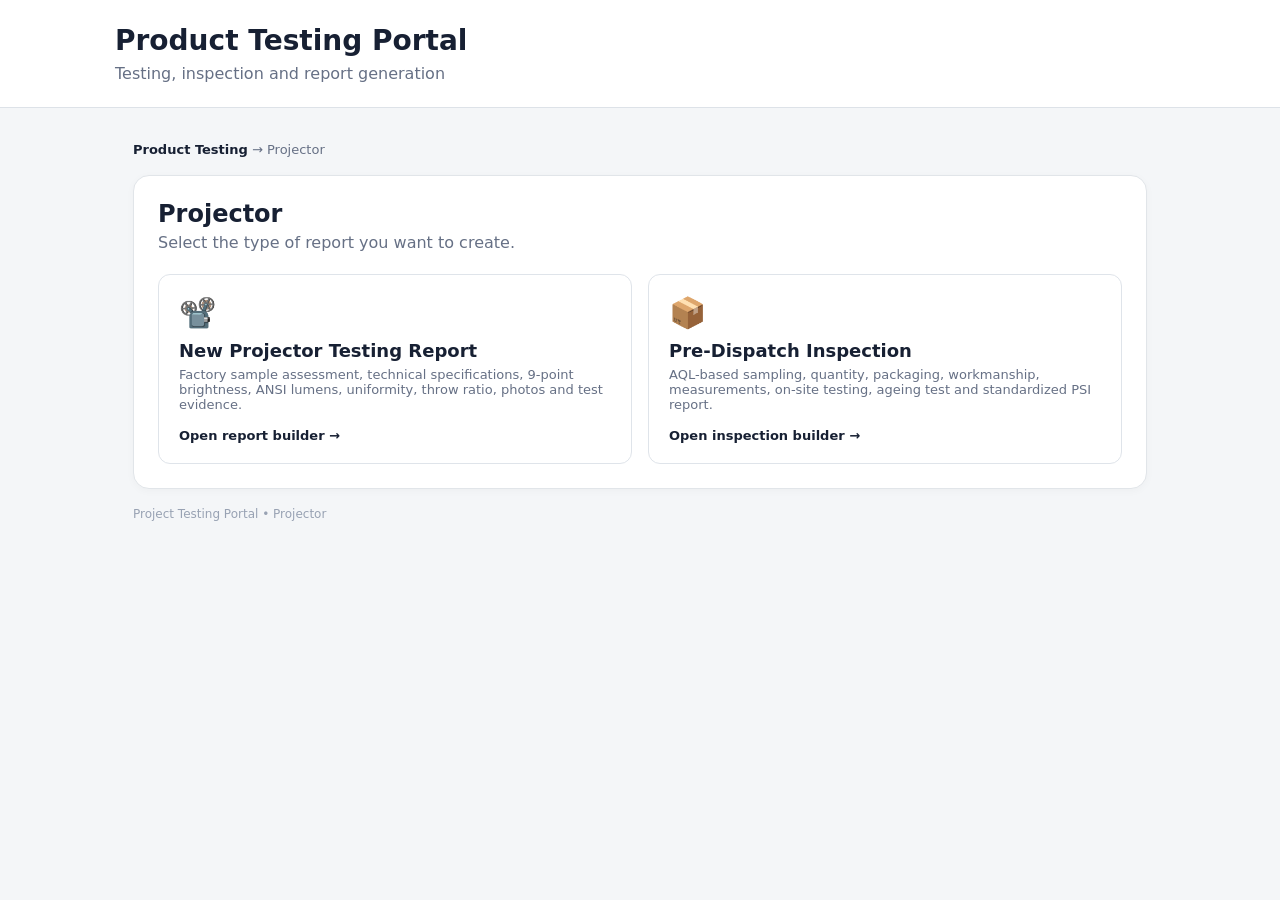
<file: index.html>
<!doctype html>
<html lang="en">
<head>
<meta charset="utf-8"><meta name="viewport" content="width=device-width,initial-scale=1">
<title>Product Testing Portal</title>
<style>
:root{font-family:Inter,system-ui,-apple-system,BlinkMacSystemFont,"Segoe UI",sans-serif;color:#172033;background:#f4f6f8}*{box-sizing:border-box}body{margin:0}.top{background:#fff;border-bottom:1px solid #dde2e8;padding:24px max(18px,calc((100vw - 1050px)/2))}.top h1{margin:0;font-size:28px}.top p{margin:7px 0 0;color:#667085}.wrap{max-width:1050px;margin:34px auto;padding:0 18px 60px}.crumb{font-size:13px;color:#667085;margin-bottom:18px}.crumb strong{color:#172033}.card{background:#fff;border:1px solid #e1e5e9;border-radius:16px;padding:24px;box-shadow:0 2px 8px #00000008}.card h2{margin:0 0 5px}.card p{color:#667085;margin:0 0 22px}.grid{display:grid;grid-template-columns:repeat(2,minmax(0,1fr));gap:16px}.choice{display:block;text-decoration:none;color:inherit;border:1px solid #dfe4ea;border-radius:12px;padding:20px;transition:.15s;background:#fff}.choice:hover{border-color:#98a2b3;transform:translateY(-1px);box-shadow:0 5px 16px #0000000d}.icon{font-size:30px}.choice h3{margin:10px 0 6px;font-size:18px}.choice p{font-size:13px;margin:0}.arrow{margin-top:16px;font-weight:700;font-size:13px}.footer{margin-top:18px;color:#98a2b3;font-size:12px}@media(max-width:650px){.grid{grid-template-columns:1fr}.top{padding:18px}.top h1{font-size:23px}.wrap{margin-top:22px;padding:0 12px}}
</style></head>
<body>
<header class="top"><h1>Product Testing Portal</h1><p>Testing, inspection and report generation</p></header>
<main class="wrap">
<div class="crumb"><strong>Product Testing</strong> → Projector</div>
<section class="card">
<h2>Projector</h2><p>Select the type of report you want to create.</p>
<div class="grid">
<a class="choice" href="projector/new-testing/">
<div class="icon">📽️</div><h3>New Projector Testing Report</h3><p>Factory sample assessment, technical specifications, 9-point brightness, ANSI lumens, uniformity, throw ratio, photos and test evidence.</p><div class="arrow">Open report builder →</div>
</a>
<a class="choice" href="projector/pre-dispatch/">
<div class="icon">📦</div><h3>Pre-Dispatch Inspection</h3><p>AQL-based sampling, quantity, packaging, workmanship, measurements, on-site testing, ageing test and standardized PSI report.</p><div class="arrow">Open inspection builder →</div>
</a>
</div></section>
<div class="footer">Project Testing Portal • Projector</div>
</main></body></html>
</file>
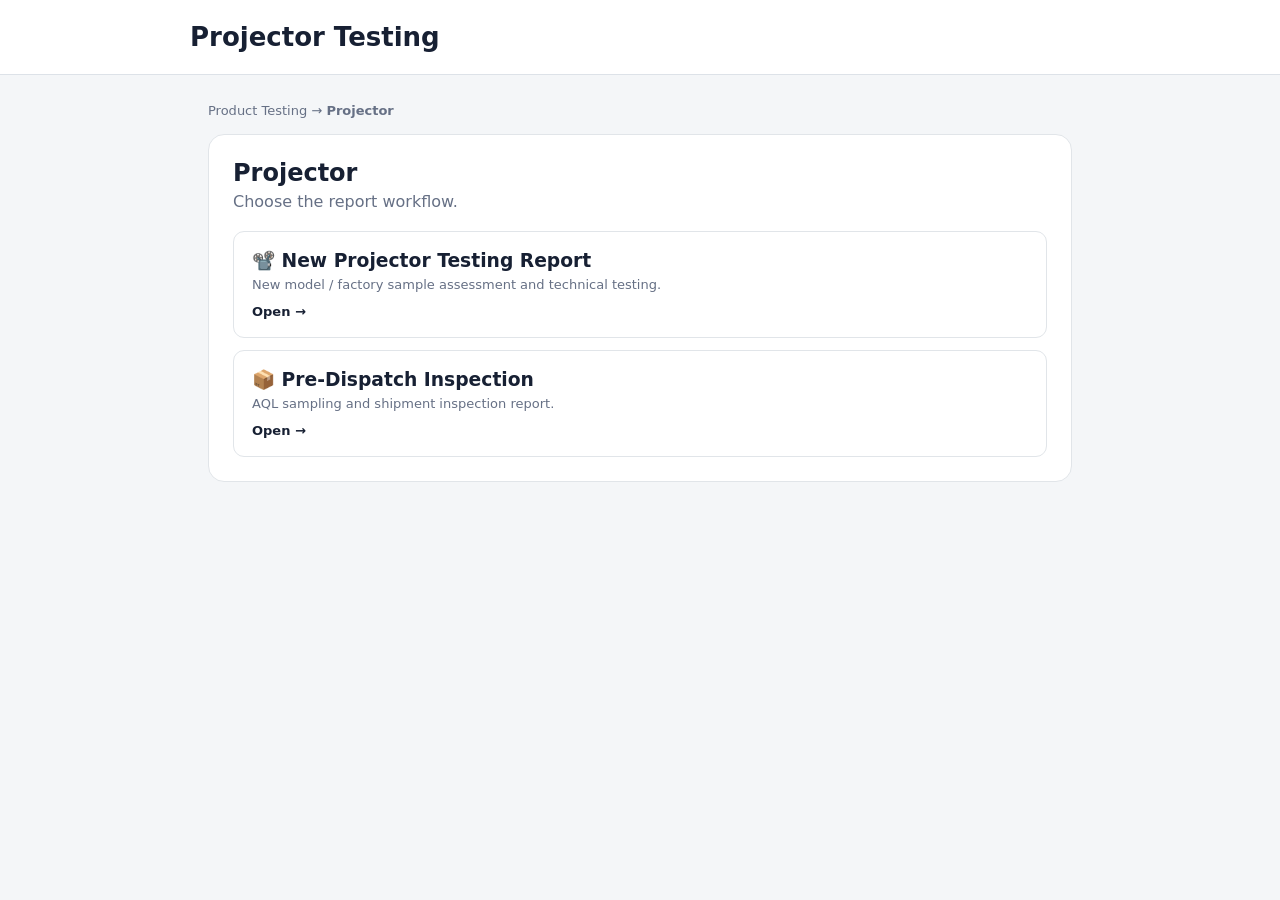
<file: projector/index.html>
<!doctype html>
<html lang="en"><head><meta charset="utf-8"><meta name="viewport" content="width=device-width,initial-scale=1"><title>Projector Testing</title>
<style>:root{font-family:Inter,system-ui,-apple-system,"Segoe UI",sans-serif;color:#172033;background:#f4f6f8}*{box-sizing:border-box}body{margin:0}.top{background:#fff;border-bottom:1px solid #dde2e8;padding:22px max(18px,calc((100vw - 900px)/2))}.top h1{margin:0;font-size:26px}.wrap{max-width:900px;margin:28px auto;padding:0 18px}.crumb{font-size:13px;color:#667085;margin-bottom:16px}.crumb a{color:#667085;text-decoration:none}.card{background:#fff;border:1px solid #e1e5e9;border-radius:16px;padding:24px}.card h2{margin:0 0 5px}.card>p{color:#667085;margin:0 0 20px}.list{display:grid;gap:12px}.item{display:block;text-decoration:none;color:inherit;border:1px solid #e1e5e9;border-radius:11px;padding:18px}.item:hover{border-color:#98a2b3;box-shadow:0 4px 14px #0000000d}.item h3{margin:0 0 5px}.item p{margin:0;color:#667085;font-size:13px}.arrow{margin-top:12px;font-weight:700;font-size:13px}</style></head>
<body><header class="top"><h1>Projector Testing</h1></header><main class="wrap"><div class="crumb"><a href="../">Product Testing</a> → <strong>Projector</strong></div><section class="card"><h2>Projector</h2><p>Choose the report workflow.</p><div class="list"><a class="item" href="new-testing/"><h3>📽️ New Projector Testing Report</h3><p>New model / factory sample assessment and technical testing.</p><div class="arrow">Open →</div></a><a class="item" href="pre-dispatch/"><h3>📦 Pre-Dispatch Inspection</h3><p>AQL sampling and shipment inspection report.</p><div class="arrow">Open →</div></a></div></section></main></body></html>
</file>
